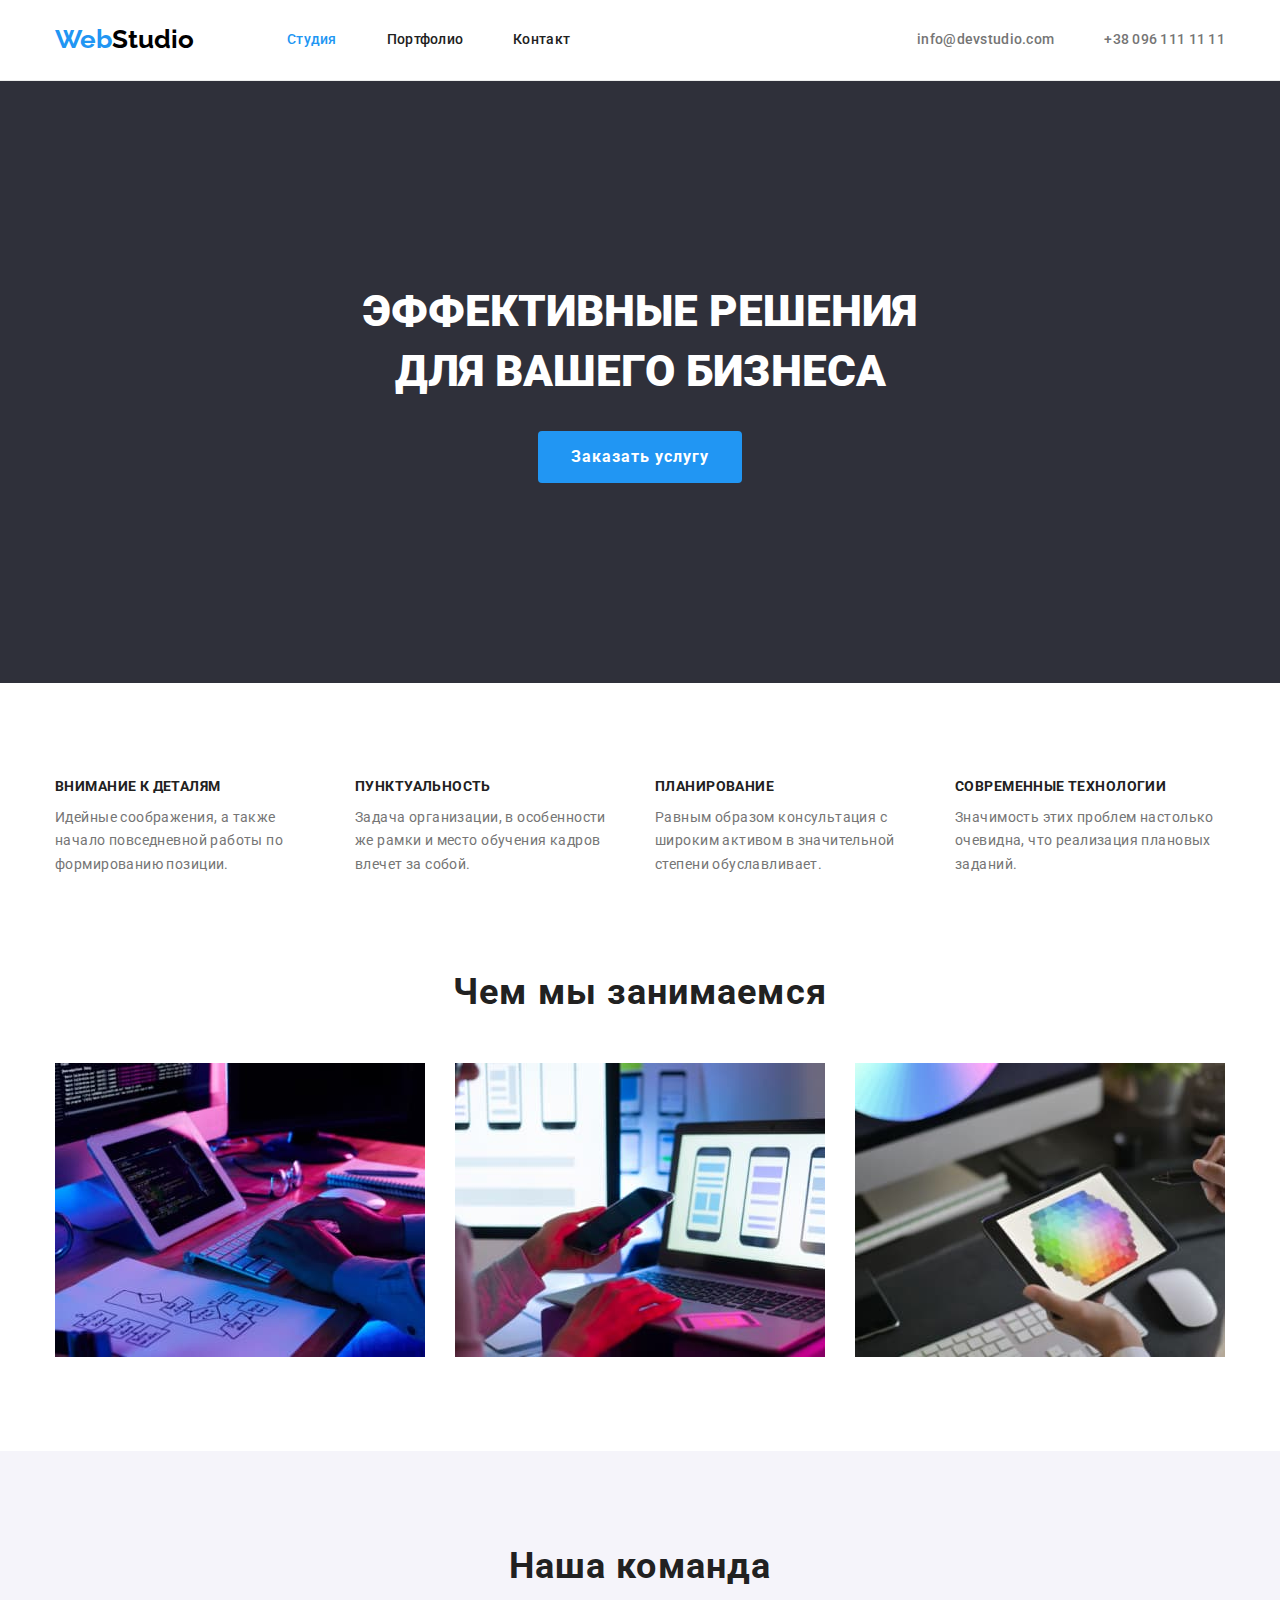
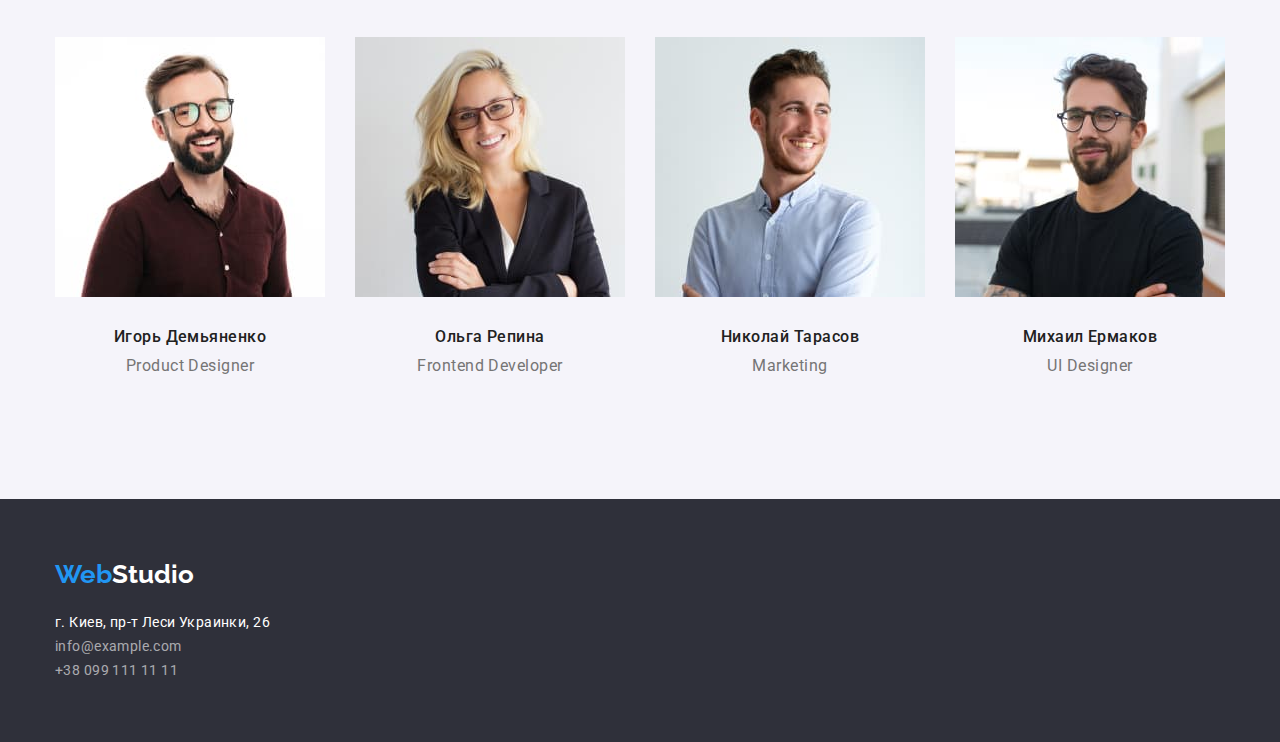
<file: index.html>
<!DOCTYPE html>
<html lang="ru">
  <head>
    <meta charset="UTF-8" />
    <meta http-equiv="X-UA-Compatible" content="IE=edge" />
    <meta name="viewport" content="width=device-width, initial-scale=1.0" />
    <title>Webstudio</title>

    <link rel="preconnect" href="https://fonts.googleapis.com" />
    <link
      href="https://fonts.googleapis.com/css2?family=Raleway:wght@700&family=Roboto:wght@400;500;700;900&display=swap"
      rel="stylesheet"
    />
    <link
      rel="stylesheet"
      href="https://cdnjs.cloudflare.com/ajax/libs/modern-normalize/1.1.0/modern-normalize.min.css"
    />
    <link rel="preconnect" href="https://fonts.gstatic.com" crossorigin />
    <link rel="stylesheet" href="./css/styles.css" />
  </head>

  <body class="body">
    <header class="header">
      <div class="container header-container">
        <a class="logo header-logo" href="">Web<span class="studio">Studio</span></a>
        <nav class="header-nav">
          <ul class="header-list">
            <li class="header-item">
              <a href="" class="header-link current">Студия</a>
            </li>
            <li class="header-item">
              <a href="./portfolio.html" class="header-link">Портфолио</a>
            </li>
            <li class="header-item">
              <a href="" class="header-link">Контакт</a>
            </li>
          </ul>
        </nav>
        <div class="header-contacts">
          <a href="mailto:info@devstudio.com" class="header-mail">info@devstudio.com</a>
          <a href="tel:+380961111111" class="header-tel">+38 096 111 11 11</a>
        </div>
      </div>
    </header>

    <main class="main">
      <section class="title">
        <div class="container">
          <h1 class="title-item">ЭФФЕКТИВНЫЕ РЕШЕНИЯ <br />ДЛЯ ВАШЕГО БИЗНЕСА</h1>
          <button class="title-btn" type="button">Заказать услугу</button>
        </div>
      </section>

      <section class="description">
        <div class="container">
          <ul class="description-list">
            <li class="description-item">
              <h3 class="description-title">ВНИМАНИЕ К ДЕТАЛЯМ</h3>
              <p class="description-text">
                Идейные соображения, а также начало повседневной работы по формированию позиции.
              </p>
            </li>
            <li class="description-item">
              <h3 class="description-title">ПУНКТУАЛЬНОСТЬ</h3>
              <p class="description-text">
                Задача организации, в особенности же рамки и место обучения кадров влечет за собой.
              </p>
            </li>
            <li class="description-item">
              <h3 class="description-title">ПЛАНИРОВАНИЕ</h3>
              <p class="description-text">
                Равным образом консультация с широким активом в значительной степени обуславливает.
              </p>
            </li>
            <li class="description-item">
              <h3 class="description-title">СОВРЕМЕННЫЕ ТЕХНОЛОГИИ</h3>
              <p class="description-text">
                Значимость этих проблем настолько очевидна, что реализация плановых заданий.
              </p>
            </li>
          </ul>
        </div>
      </section>

      <section class="work">
        <div class="container">
          <h2 class="work-title">Чем мы занимаемся</h2>
          <ul class="work-image">
            <li class="work-image-jpg">
              <img src="./images/box1.jpg" alt="img1" width="370" height="294" />
            </li>
            <li class="work-image-jpg">
              <img src="./images/box2.jpg" alt="img2" width="370" height="294" />
            </li>
            <li class="work-image-jpg">
              <img src="./images/box3.jpg" alt="img3" width="370" height="294" />
            </li>
          </ul>
        </div>
      </section>

      <section class="team">
        <div class="container">
          <h2 class="team-title">Наша команда</h2>
          <ul class="team-list">
            <li class="team-item">
              <img src="./images/img1.jpg" alt="фото Игорь Демьяненко" width="270" />
              <h3 class="team-name">Игорь Демьяненко</h3>
              <p class="team-work-position" lang="en">Product Designer</p>
            </li>
            <li class="team-item">
              <img src="./images/img2.jpg" alt="фото Ольга Репина" width="270" />
              <h3 class="team-name">Ольга Репина</h3>
              <p class="team-work-position" lang="en">Frontend Developer</p>
            </li>
            <li class="team-item">
              <img src="./images/img3.jpg" alt="фото Николай Тарасов" width="270" />
              <h3 class="team-name">Николай Тарасов</h3>
              <p class="team-work-position" lang="en">Marketing</p>
            </li>
            <li class="team-item">
              <img src="./images/img4.jpg" alt="фото Михаил Ермаков" width="270" />
              <h3 class="team-name">Михаил Ермаков</h3>
              <p class="team-work-position" lang="en">UI Designer</p>
            </li>
          </ul>
        </div>
      </section>
    </main>

    <footer class="ftr">
      <div class="container">
        <a class="logo" href="">Web<span class="ftr-studio">Studio</span></a>
        <div>
          <address class="footer-contacts">
            г. Киев, пр-т Леси Украинки, 26
            <ul class="footer-list">
              <li>
                <a href="mailto:info@example.com" class="footer-mail">info@example.com</a>
              </li>
              <li>
                <a href="tel:+380991111111" class="footer-tel">+38 099 111 11 11</a>
              </li>
            </ul>
          </address>
        </div>
      </div>
    </footer>
  </body>
</html>
</file>
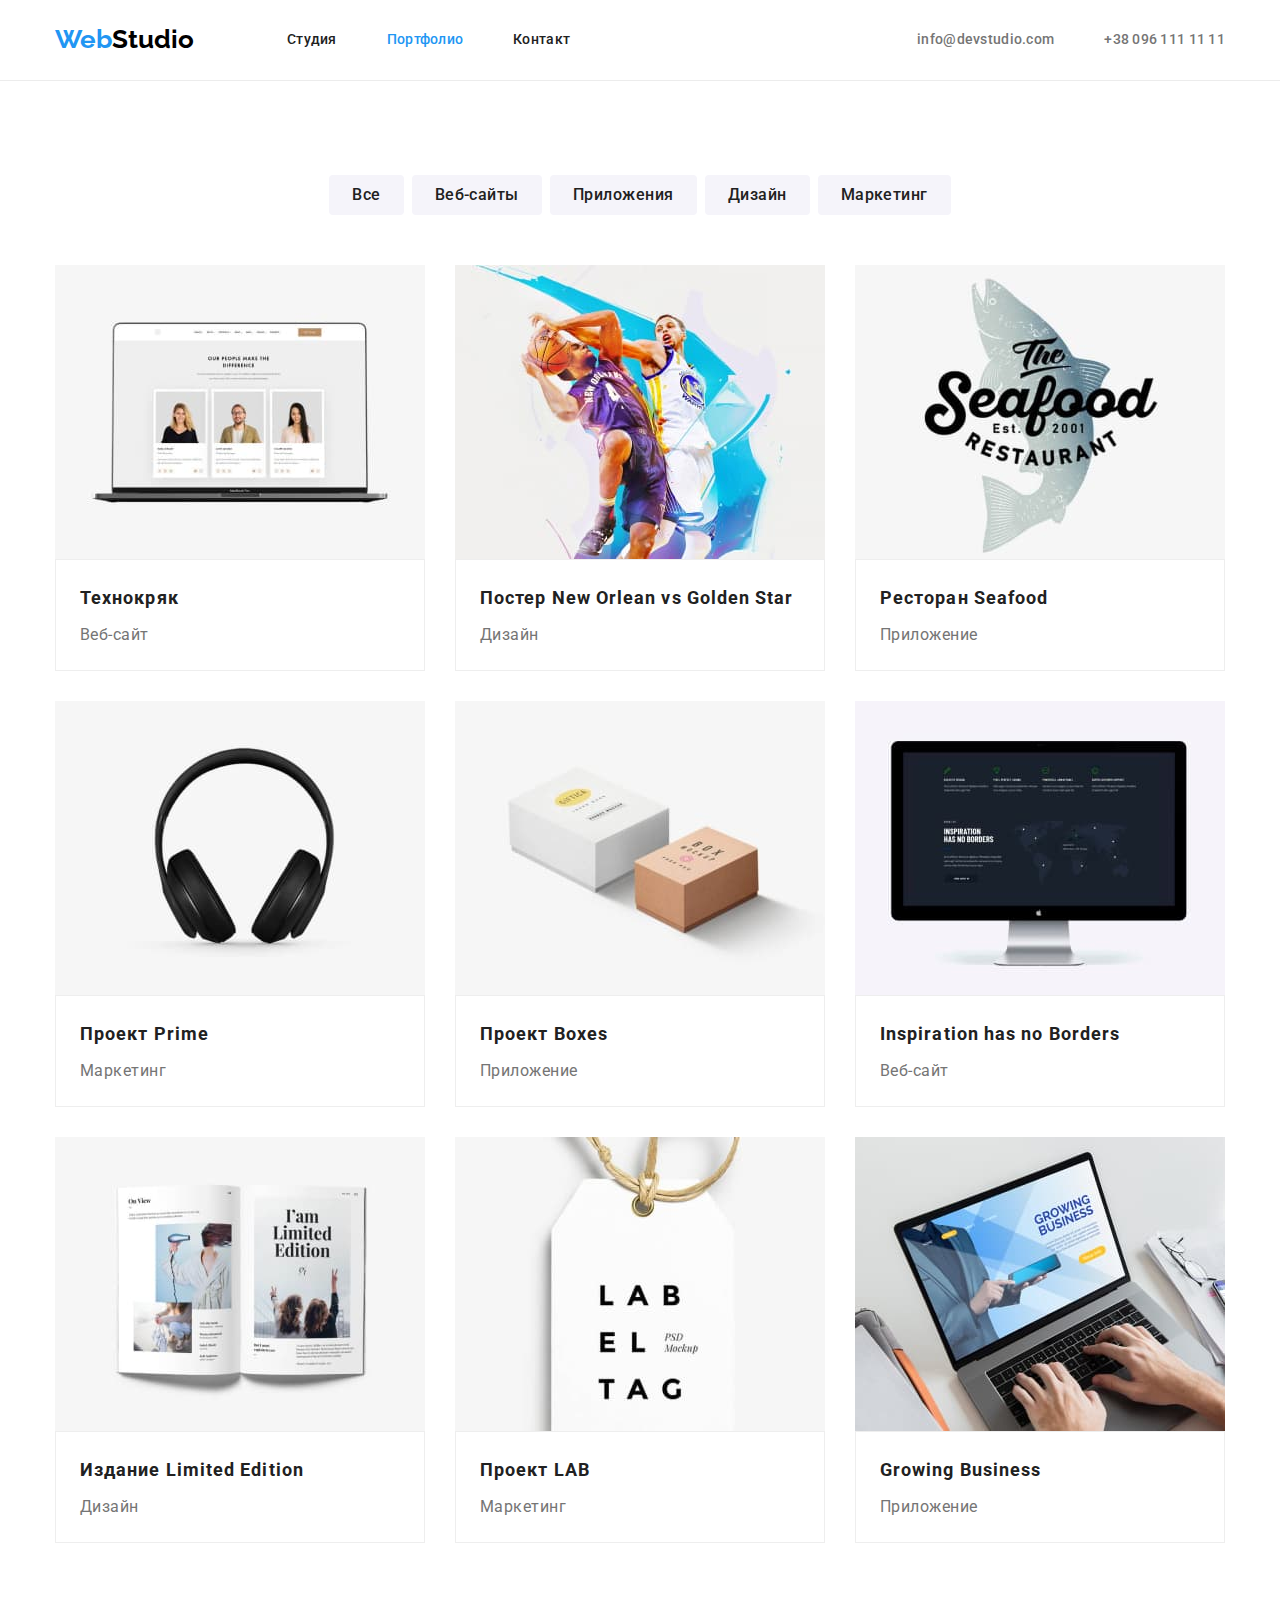
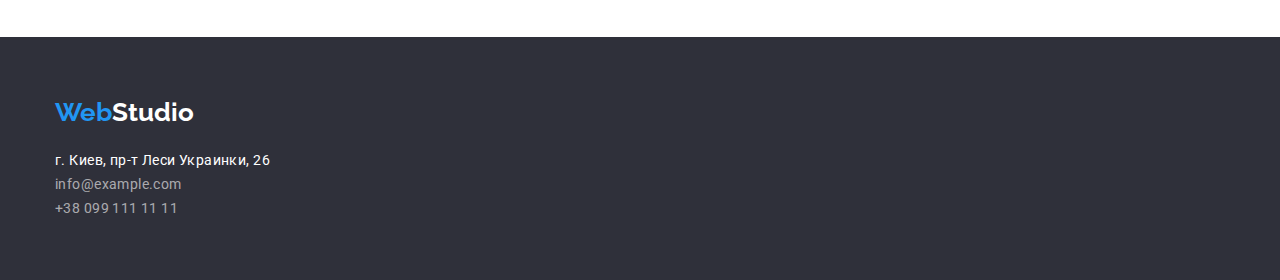
<file: portfolio.html>
<!DOCTYPE html>
<html lang="ru">

<head>

    <meta charset="UTF-8">
    <meta http-equiv="X-UA-Compatible" content="IE=edge">
    <meta name="viewport" content="width=device-width, initial-scale=1.0">
    <title>Webstudio</title>
    <link rel="preconnect" href="https://fonts.googleapis.com">
<link rel="preconnect" href="https://fonts.gstatic.com" crossorigin>
<link href="https://fonts.googleapis.com/css2?family=Raleway:wght@700&family=Roboto:wght@400;500;700;900&display=swap" rel="stylesheet">
<link rel="stylesheet" href="https://cdnjs.cloudflare.com/ajax/libs/modern-normalize/1.1.0/modern-normalize.min.css">
<link rel="stylesheet" href="./css/styles.css">
</head>


<body class="body">
    <header class="header">
        <div class="container header-container">
            <a class="logo header-logo" href="">Web<span class="studio">Studio</span></a>
            <nav class="header-nav">
                <ul class="header-list">
                    <li class="header-item">
                        <a href="./index.html" class="header-link">Студия</a>
                    </li>
                    <li class="header-item">
                        <a href="./portfolio.html" class="header-link current">Портфолио</a>
                    </li>
                    <li class="header-item">
                        <a href="" class="header-link">Контакт</a>
                    </li>
                </ul>
            </nav>
            <div class="header-contacts">
                <a href="mailto:info@devstudio.com" class="header-mail">info@devstudio.com</a>
                <a href="tel:+380961111111" class="header-tel">+38 096 111 11 11</a>
            </div>
    
        </div>
    </header>

    <main class="main">
        <section class="main-content">
           <div class="container">
<ul class="filter">
    <li><button class="filter-button" type="button">Все</button></li>
    <li><button class="filter-button" type="button">Веб-сайты</button></li>
    <li><button class="filter-button" type="button">Приложения</button></li>
    <li><button class="filter-button" type="button">Дизайн</button></li>
    <li><button class="filter-button" type="button">Маркетинг</button></li>
</ul>

<ul class="blocks">
    <li class="block-list" a href=""><img src="./images/pr1.jpg" alt="фото pr1" width="370">
        <div class="block-text">
<h2 class="block-name">Технокряк</h2>
<p class="block-group">Веб-сайт</p>
        </div>   
    </li>
    <li class="block-list" a href=""><img src="./images/pr2.jpg" alt="фото pr2" width="370">
        <div class="block-text">
<h2 class="block-name">Постер New Orlean vs Golden Star</h2>
<p class="block-group">Дизайн</p>
        </div>
        
    </li>
    <li class="block-list" a href=""><img src="./images/pr3.jpg" alt="фото pr3" width="370">
        <div class="block-text">
        <h2 class="block-name">Ресторан Seafood</h2>
        <p class="block-group">Приложение</p>
        </div>
        
    </li>
    <li class="block-list" a href=""><img src="./images/pr4.jpg" alt="фото pr4" width="370">
        <div class="block-text">
        <h2 class="block-name">Проект Prime</h2>
        <p class="block-group">Маркетинг</p>
        </div>
        
    </li>
    <li class="block-list" a href=""><img src="./images/pr5.jpg" alt="фото pr5" width="370">
        <div class="block-text">
        <h2 class="block-name">Проект Boxes</h2>
        <p class="block-group">Приложение</p>
        </div>
    </li>
    <li class="block-list" a href=""><img src="./images/pr6.jpg" alt="фото pr6" width="370">
        <div class="block-text">
        <h2 class="block-name">Inspiration has no Borders</h2>
        <p class="block-group">Веб-сайт</p>
        </div>
    </li>
    <li class="block-list" a href=""><img src="./images/pr7.jpg" alt="фото pr7" width="370">
        <div class="block-text">
        <h2 class="block-name">Издание Limited Edition</h2>
        <p class="block-group">Дизайн</p>
        </div>
    </li>
    <li class="block-list" a href=""><img src="./images/pr8.jpg" alt="фото pr8" width="370">
        <div class="block-text">
        <h2 class="block-name">Проект LAB</h2>
        <p class="block-group">Маркетинг</p>
        </div>
    </li>
    <li class="block-list" a href=""><img src="./images/pr9.jpg" alt="фото pr9" width="370">
        <div class="block-text">
        <h2 class="block-name">Growing Business</h2>
        <p class="block-group">Приложение</p>
        </div>
        
    </li>
</ul>
           </div>
                
        </section>
        
    </main class="main">

    <footer class="ftr">
        <div class="container">
<a class="logo" href="">Web<span class="ftr-studio">Studio</span></a>
<div>
    <address class="footer-contacts">
        г. Киев, пр-т Леси Украинки, 26
        <ul class="footer-list">
            <li>
                <a href="mailto:info@example.com" class="footer-mail">info@example.com</a>
            </li>
            <li>
                <a href="tel:+380991111111" class="footer-tel">+38 099 111 11 11</a>
            </li>
        </ul>
    </address>
</div>
        </div>
       
    </footer>
    
</body>

</html>
</file>
<file: css/styles.css>
html {
  box-sizing: border-box;
}

*,
*::before,
*::after {
  box-sizing: inherit;
}
:root {
  --title-color: #212121;
  --text-color: #757575;
  --accent-color: #2196f3;
  --main-backgroud: #e5e5e5;
}
p,
h1,
h2,
h3,
h4,
h5,
h6 {
  margin: 0;
}
ul,
ol {
  margin: 0;
  padding-left: 0;
}
.container {
  width: 100%;
  max-width: 1200px;
  padding-left: 15px;
  padding-right: 15px;
  margin-left: auto;
  margin-right: auto;
}
button {
  border: 1px solid transparent;
}
img {
  display: block;
}

body {
  font-family: 'Roboto', 'Open Sans', sans-serif;
  color: #212121;
}

/*-----------header----------- */
.header {
  padding-top: 24px;
  padding-bottom: 25px;
  border-bottom: 1px solid #ececec;
}
ul {
  list-style: none;
}

.header-link,
.header-mail,
.header-tel {
  text-decoration: none;
}

.logo {
  font-family: 'Raleway';
  text-decoration: none;
  font-weight: 700;
  font-size: 26px;
  line-height: 31px;
  color: #2196f3;
}

.studio {
  color: #000000;
}
.header-list .header-link.current {
  color: #2196f3;
}

.header-link {
  font-family: 'Roboto';
  font-weight: 500;
  font-size: 14px;
  line-height: 1.33;
  letter-spacing: 0.02em;
  color: var(--title-color);
}

.header-link:hover,
.header-link:focus {
  color: var(--accent-color);
}

.header-mail,
.header-tel {
  font-weight: 500;
  font-size: 14px;
  line-height: 1.33;
  letter-spacing: 0.02em;
  color: var(--text-color);
}
.header > .container {
  display: flex;
  align-items: center;
}
.header-list {
  display: flex;
}
.header-item:not(:last-child) {
  margin-right: 50px;
}
.header-logo {
  margin-right: 93px;
}
.header-contacts {
  margin-left: auto;
  display: flex;
  align-items: center;
  gap: 50px;
}

.header-mail:hover,
.header-mail:focus {
  color: var(--accent-color);
}

.header-tel:hover,
.header-tel:focus {
  color: var(--accent-color);
}

/*-----------MAIN-----------*/

.title {
  background-color: #2f303a;
  padding-top: 200px;
  padding-bottom: 200px;
  text-align: center;
}
.title-item {
  font-family: 'Roboto';
  font-weight: 900;
  font-size: 44px;
  line-height: calc(60 / 44);

  color: #ffffff;
}

.title-btn {
  border-radius: 4px;
  padding: 10px 32px;
  font-family: 'Roboto';
  font-weight: 700;
  font-size: 16px;
  line-height: 1.87;
  letter-spacing: 0.06em;
  background-color: var(--accent-color);
  color: #ffffff;
  display: block;
  min-width: 200px;

  margin: 30px auto 0;
}
.description {
  padding-top: 94px;
}

.description-list {
  display: flex;
  gap: 30px;
}
.description-item {
  width: 270px;
}

.description-title {
  font-size: 14px;
  line-height: 1.33;
  letter-spacing: 0.03em;
  margin-bottom: 10px;
  color: var(--title-color);
}

.description-text {
  font-size: 14px;
  line-height: 1.71;
  letter-spacing: 0.03em;
  color: var(--text-color);
}
.work {
  padding-top: 94px;
  padding-bottom: 94px;
}
.work-title {
  font-size: 36px;
  line-height: 1.17;
  letter-spacing: 0.03em;
  color: var(--title-color);
  margin-bottom: 50px;
  text-align: center;
}
.work-image {
  display: flex;
  gap: 30px;
}

/*-----------Team-----------*/

.team {
  background: #f5f4fa;
  padding-top: 94px;
  padding-bottom: 94px;
}

.team-title {
  font-size: 36px;
  line-height: calc(42 / 36);
  letter-spacing: 0.03em;
  color: var(--title-color);
  margin-bottom: 50px;
  text-align: center;
}
.team-list {
  display: flex;
  gap: 30px;
}
.team-item {
  padding-bottom: 30px;
}
.team-name {
  font-weight: 500;
  font-size: 16px;
  line-height: calc(19 / 16);
  letter-spacing: 0.03em;
  color: var(--title-color);
  margin-top: 30px;
  text-align: center;
}

.team-work-position {
  font-size: 16px;
  line-height: calc(19 / 16);
  letter-spacing: 0.03em;
  color: var(--text-color);
  margin-top: 10px;
  text-align: center;
}

/*-----------footer-----------*/
.ftr {
  background: #2f303a;
  padding-top: 60px;
  padding-bottom: 60px;
}

.ftr-studio {
  color: #ffffff;
}
.footer-mail:hover,
.footer-mail:focus {
  color: var(--accent-color);
}
.footer-tel:hover,
.footer-tel:focus {
  color: var(--accent-color);
}

.footer-contacts {
  font-style: normal;
  font-size: 14px;
  line-height: calc(24 / 14);
  letter-spacing: 0.03em;
  margin-top: 20px;
  color: #ffffff;
}

.footer-mail {
  font-style: normal;
  font-size: 14px;
  line-height: calc(24 / 14);
  letter-spacing: 0.03em;
  text-decoration: none;
  color: rgba(255, 255, 255, 0.6);
  margin-top: 9px;
  
}

.footer-tel {
  font-style: normal;
  font-size: 14px;
  line-height: calc(24 / 14);
  letter-spacing: 0.03em;
  text-decoration: none;
  color: rgba(255, 255, 255, 0.6);
  margin-top: 9px;
}

/* -------------------------PORTFOLIO------------------------ */

/*-----------Buttons-----------*/

.main-content {
  padding-top: 94px;
  padding-bottom: 94px;
}

.filter {
  margin-bottom: 50px;
  display: flex;
  gap: 8px;
  justify-content: center;
}

.filter-button:hover,
.filter-button:focus {
  cursor: pointer;
  background-color: var(--accent-color);
  color: #ffffff;
}
.filter-button {
  font-family: 'Roboto';
  padding: 6px 22px;
  font-weight: 500;
  font-size: 16px;
  line-height: calc(26 / 16);
  letter-spacing: 0.03em;
  color: #212121;
  background: #f5f4fa;
  border-radius: 4px;
  display: block;
  min-width: 73px;
  text-align: center;
}

/*-----------Blocks-----------*/

.blocks {
  display: flex;
  gap: 30px;
  flex-wrap: wrap;
}
.block-name {
  font-size: 18px;
  line-height: calc(36 / 18);
  letter-spacing: 0.06em;
  color: var(--title-color);
}
.block-group {
  font-size: 16px;
  line-height: calc(30 / 16);
  letter-spacing: 0.03em;
  color: var(--text-color);
  margin-top: 4px;
}

.block-text {
  padding: 20px 24px;
  border: 1px solid #eeeeee;
  background: #ffffff;
}
</file>
